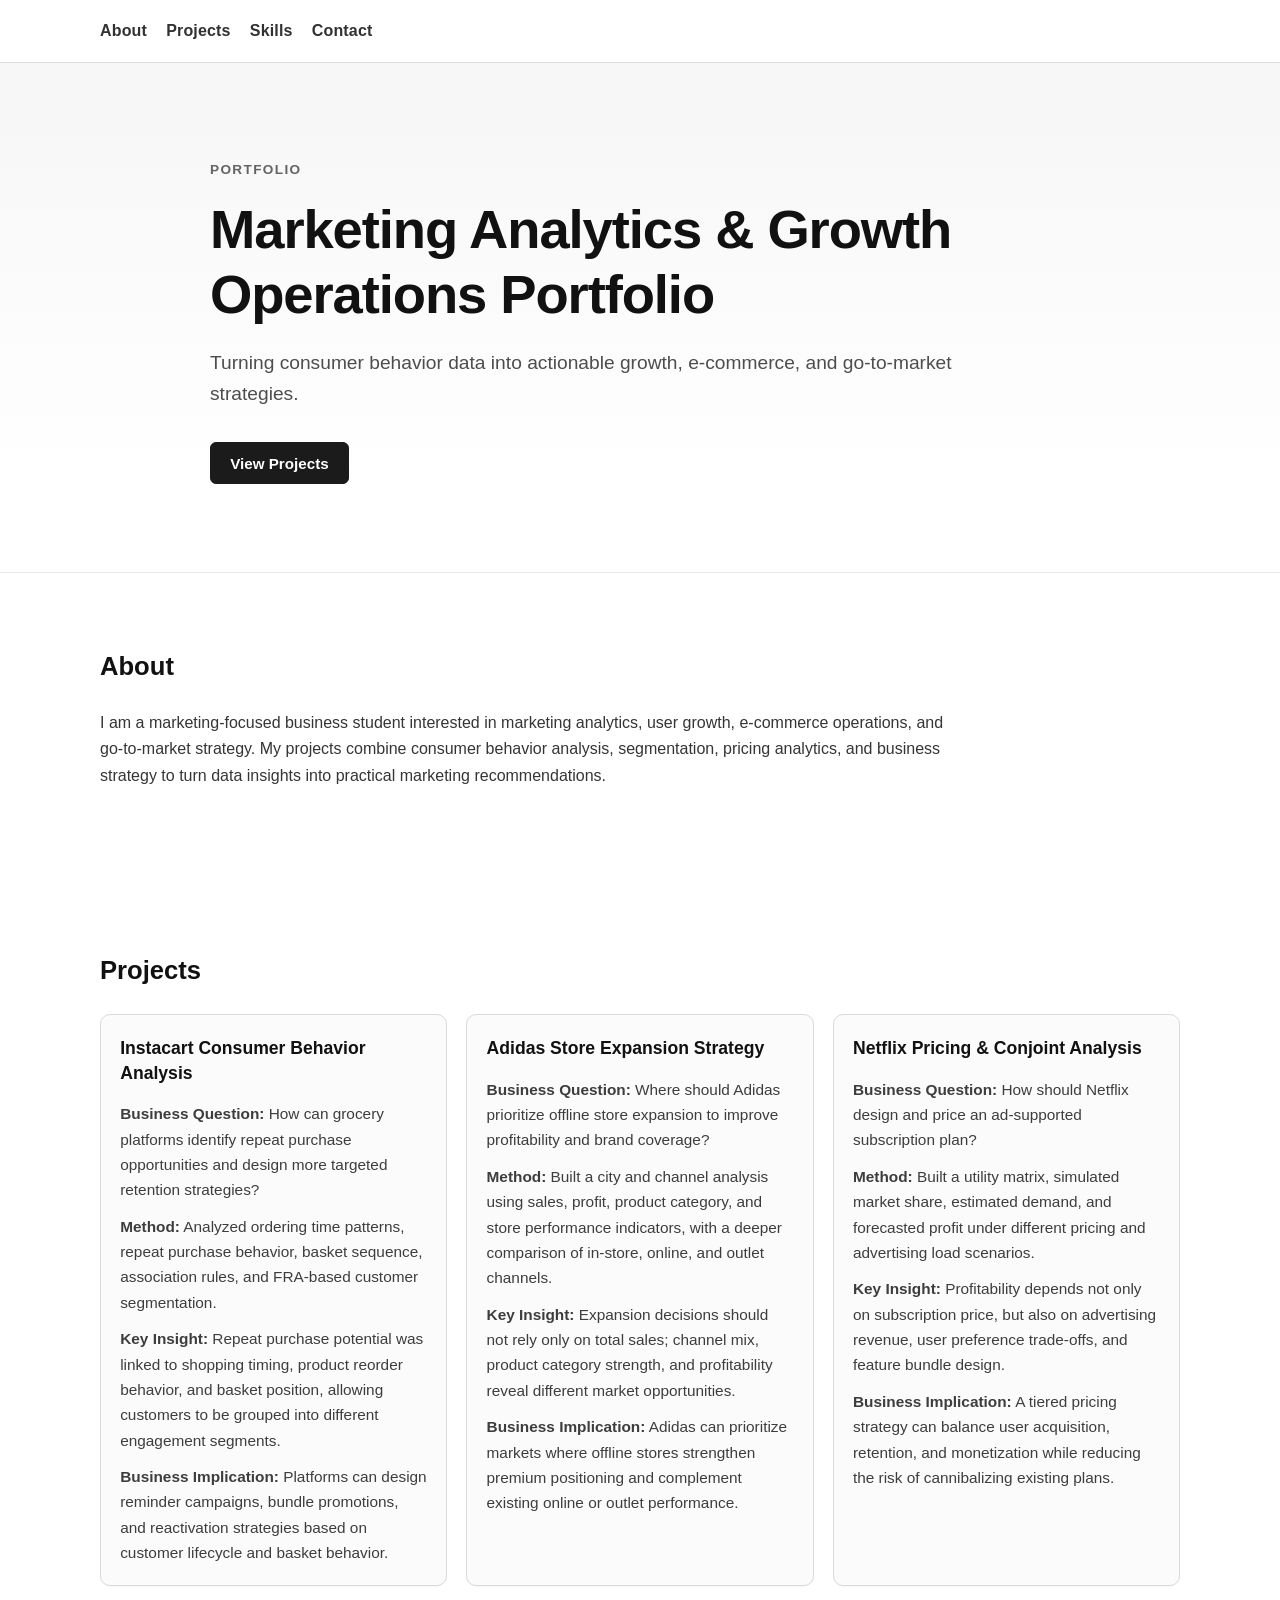
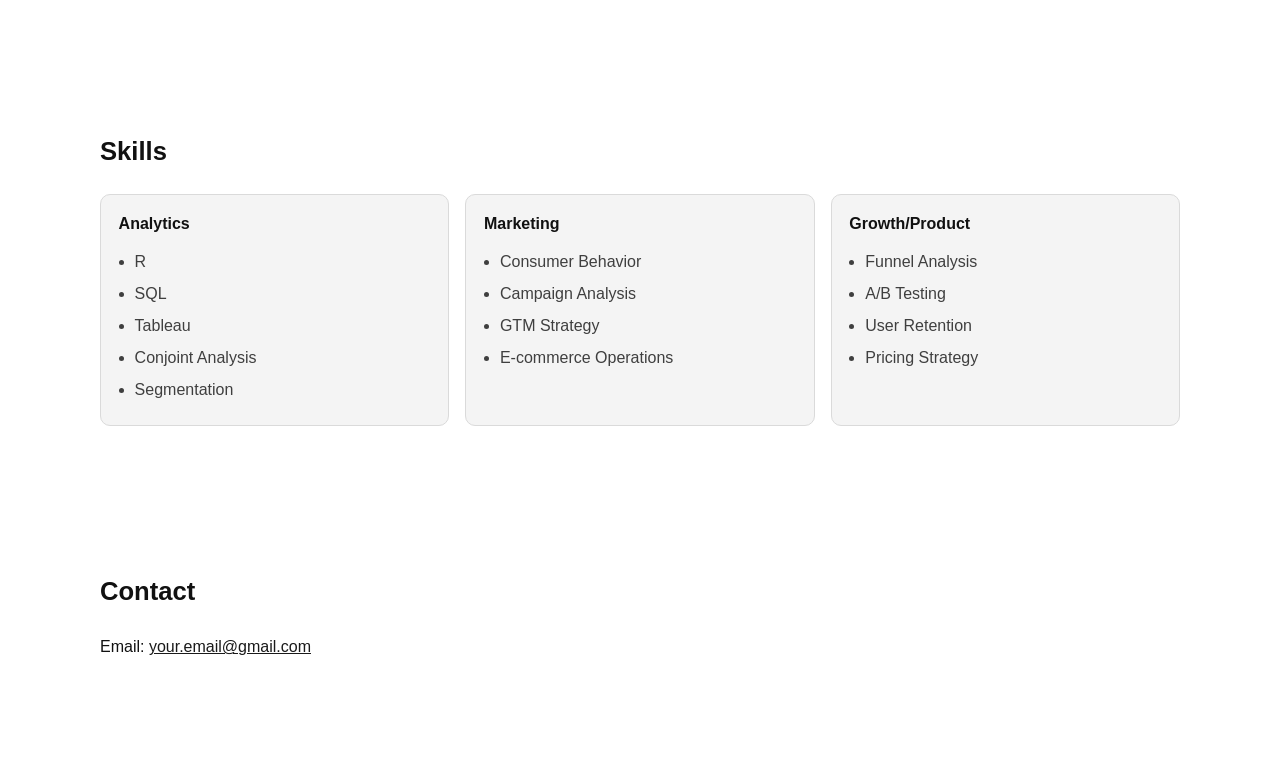
<file: index.html>
<!DOCTYPE html>
<html lang="en">
  <head>
    <meta charset="UTF-8" />
    <meta name="viewport" content="width=device-width, initial-scale=1.0" />
    <title>Jessie's Marketing Portfolio</title>
    <link rel="stylesheet" href="style.css" />
  </head>
  <body>
    <header class="site-header">
      <nav class="nav container" aria-label="Main navigation">
        <a href="#about">About</a>
        <a href="#projects">Projects</a>
        <a href="#skills">Skills</a>
        <a href="#contact">Contact</a>
      </nav>
    </header>

    <main>
      <section class="hero section-surface">
        <div class="container hero-content">
          <p class="hero-eyebrow">Portfolio</p>
          <h1>Marketing Analytics &amp; Growth Operations Portfolio</h1>
          <p class="hero-subtitle">
            Turning consumer behavior data into actionable growth, e-commerce,
            and go-to-market strategies.
          </p>
          <button id="viewProjectsBtn" type="button">View Projects</button>
        </div>
      </section>

      <section id="about" class="section container">
        <h2>About</h2>
        <p>
          I am a marketing-focused business student interested in marketing
          analytics, user growth, e-commerce operations, and go-to-market
          strategy. My projects combine consumer behavior analysis,
          segmentation, pricing analytics, and business strategy to turn data
          insights into practical marketing recommendations.
        </p>
      </section>

      <section id="projects" class="section container">
        <h2>Projects</h2>
        <div class="cards">
          <a class="card card-link" href="instacart.html" aria-label="View Instacart project details">
            <article>
              <h3>Instacart Consumer Behavior Analysis</h3>
              <p>
                <strong>Business Question:</strong> How can grocery platforms
                identify repeat purchase opportunities and design more targeted
                retention strategies?
              </p>
              <p>
                <strong>Method:</strong> Analyzed ordering time patterns, repeat
                purchase behavior, basket sequence, association rules, and
                FRA-based customer segmentation.
              </p>
              <p>
                <strong>Key Insight:</strong> Repeat purchase potential was linked
                to shopping timing, product reorder behavior, and basket
                position, allowing customers to be grouped into different
                engagement segments.
              </p>
              <p>
                <strong>Business Implication:</strong> Platforms can design
                reminder campaigns, bundle promotions, and reactivation
                strategies based on customer lifecycle and basket behavior.
              </p>
            </article>
          </a>

          <a class="card card-link" href="adidas.html" aria-label="View Adidas project details">
            <article>
              <h3>Adidas Store Expansion Strategy</h3>
              <p>
                <strong>Business Question:</strong> Where should Adidas prioritize
                offline store expansion to improve profitability and brand
                coverage?
              </p>
              <p>
                <strong>Method:</strong> Built a city and channel analysis using
                sales, profit, product category, and store performance
                indicators, with a deeper comparison of in-store, online, and
                outlet channels.
              </p>
              <p>
                <strong>Key Insight:</strong> Expansion decisions should not rely
                only on total sales; channel mix, product category strength, and
                profitability reveal different market opportunities.
              </p>
              <p>
                <strong>Business Implication:</strong> Adidas can prioritize
                markets where offline stores strengthen premium positioning and
                complement existing online or outlet performance.
              </p>
            </article>
          </a>

          <a class="card card-link" href="netflix.html" aria-label="View Netflix project details">
            <article>
              <h3>Netflix Pricing &amp; Conjoint Analysis</h3>
              <p>
                <strong>Business Question:</strong> How should Netflix design and
                price an ad-supported subscription plan?
              </p>
              <p>
                <strong>Method:</strong> Built a utility matrix, simulated market
                share, estimated demand, and forecasted profit under different
                pricing and advertising load scenarios.
              </p>
              <p>
                <strong>Key Insight:</strong> Profitability depends not only on
                subscription price, but also on advertising revenue, user
                preference trade-offs, and feature bundle design.
              </p>
              <p>
                <strong>Business Implication:</strong> A tiered pricing strategy
                can balance user acquisition, retention, and monetization while
                reducing the risk of cannibalizing existing plans.
              </p>
            </article>
          </a>
        </div>
      </section>

      <section id="skills" class="section container">
        <h2>Skills</h2>
        <div class="skills-grid">
          <article class="skill-group">
            <h3>Analytics</h3>
            <ul>
              <li>R</li>
              <li>SQL</li>
              <li>Tableau</li>
              <li>Conjoint Analysis</li>
              <li>Segmentation</li>
            </ul>
          </article>

          <article class="skill-group">
            <h3>Marketing</h3>
            <ul>
              <li>Consumer Behavior</li>
              <li>Campaign Analysis</li>
              <li>GTM Strategy</li>
              <li>E-commerce Operations</li>
            </ul>
          </article>

          <article class="skill-group">
            <h3>Growth/Product</h3>
            <ul>
              <li>Funnel Analysis</li>
              <li>A/B Testing</li>
              <li>User Retention</li>
              <li>Pricing Strategy</li>
            </ul>
          </article>
        </div>
      </section>

      <section id="contact" class="section container">
        <h2>Contact</h2>
        <p>Email: <a href="mailto:your.email@gmail.com">your.email@gmail.com</a></p>
      </section>
    </main>

    <script src="script.js"></script>
  </body>
</html>
</file>
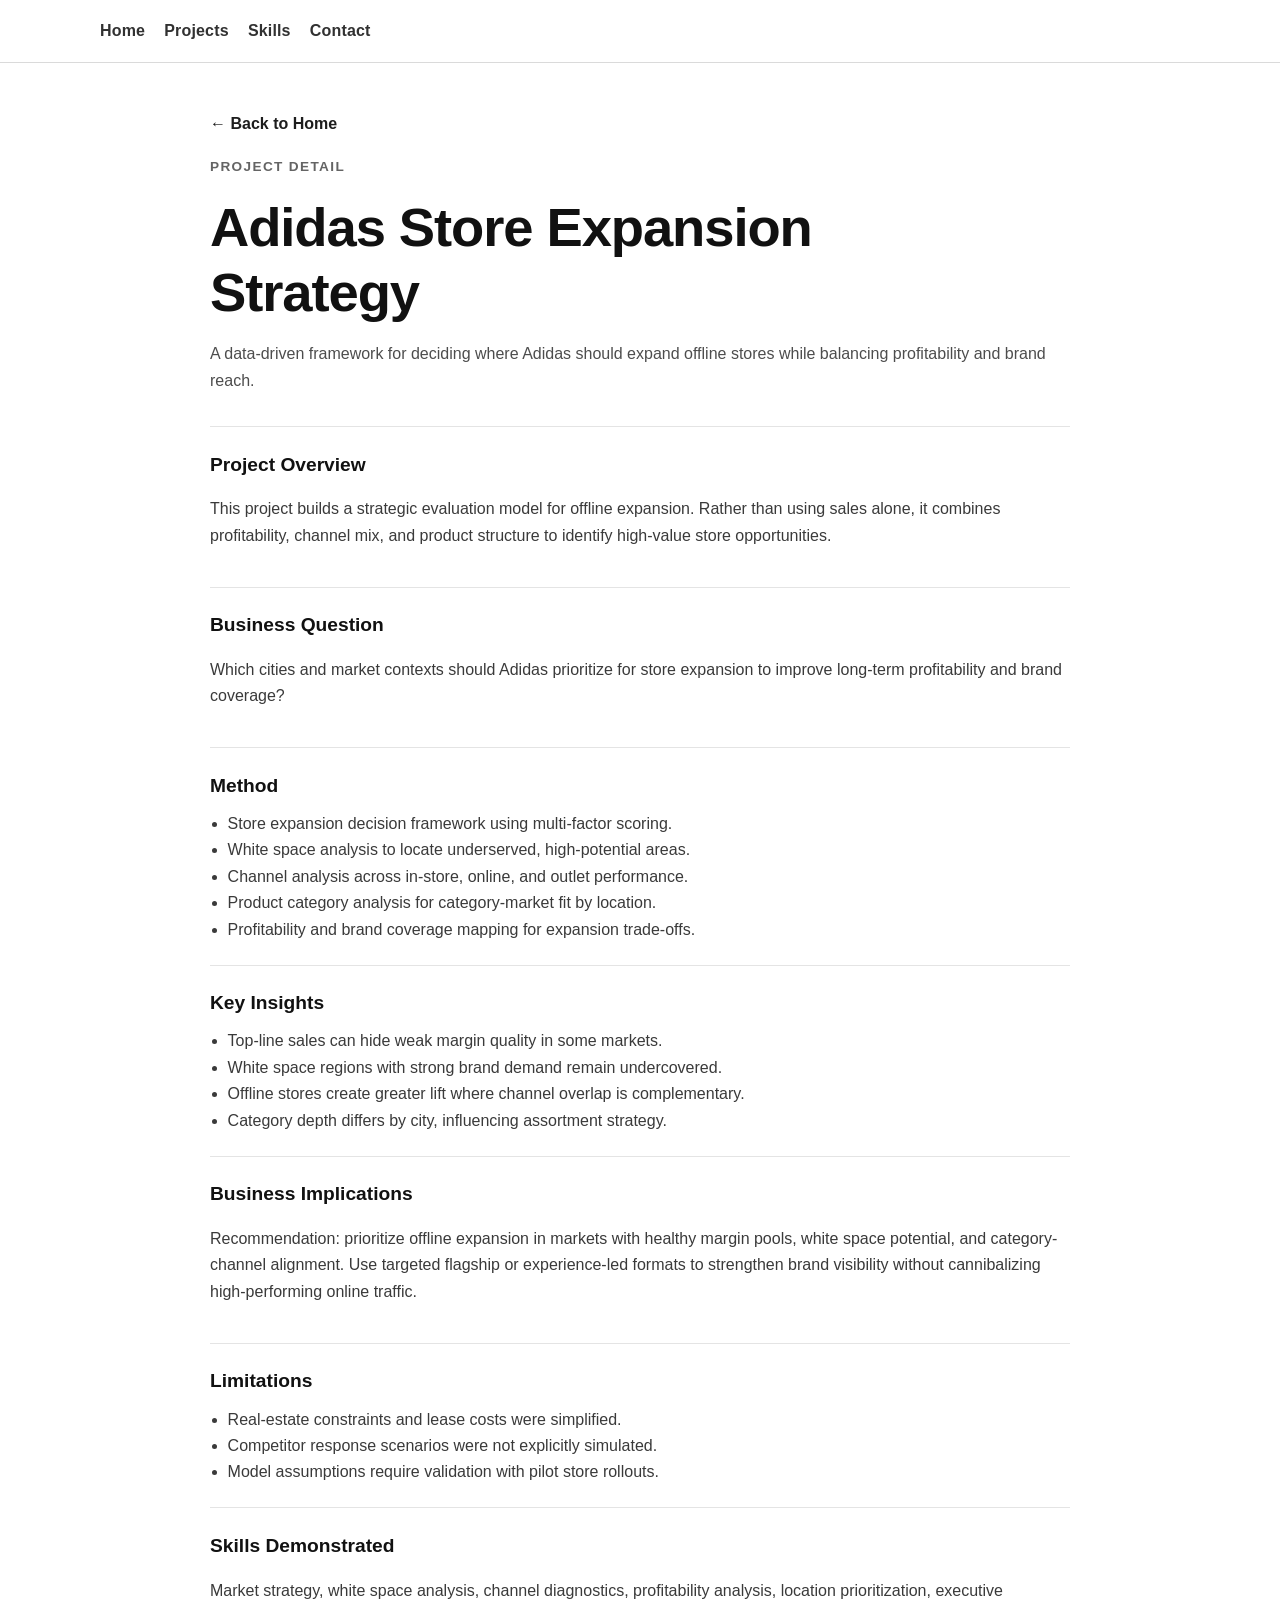
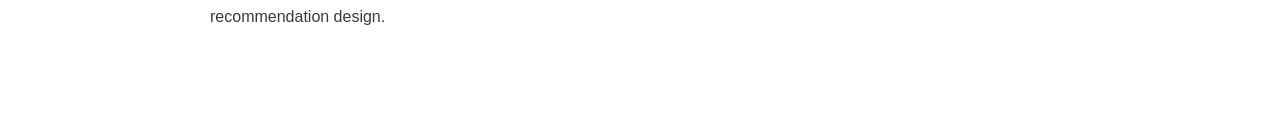
<file: adidas.html>
<!DOCTYPE html>
<html lang="en">
  <head>
    <meta charset="UTF-8" />
    <meta name="viewport" content="width=device-width, initial-scale=1.0" />
    <title>Adidas Project | Jessie's Portfolio</title>
    <link rel="stylesheet" href="style.css" />
  </head>
  <body>
    <header class="site-header">
      <nav class="nav container" aria-label="Project navigation">
        <a href="index.html">Home</a>
        <a href="index.html#projects">Projects</a>
        <a href="index.html#skills">Skills</a>
        <a href="index.html#contact">Contact</a>
      </nav>
    </header>

    <main class="project-page container section">
      <a class="back-link" href="index.html#projects">← Back to Home</a>
      <p class="hero-eyebrow">Project Detail</p>
      <h1>Adidas Store Expansion Strategy</h1>
      <p class="project-lead">
        A data-driven framework for deciding where Adidas should expand offline
        stores while balancing profitability and brand reach.
      </p>

      <section class="project-block">
        <h2>Project Overview</h2>
        <p>
          This project builds a strategic evaluation model for offline expansion.
          Rather than using sales alone, it combines profitability, channel mix,
          and product structure to identify high-value store opportunities.
        </p>
      </section>

      <section class="project-block">
        <h2>Business Question</h2>
        <p>
          Which cities and market contexts should Adidas prioritize for store
          expansion to improve long-term profitability and brand coverage?
        </p>
      </section>

      <section class="project-block">
        <h2>Method</h2>
        <ul>
          <li>Store expansion decision framework using multi-factor scoring.</li>
          <li>White space analysis to locate underserved, high-potential areas.</li>
          <li>Channel analysis across in-store, online, and outlet performance.</li>
          <li>Product category analysis for category-market fit by location.</li>
          <li>Profitability and brand coverage mapping for expansion trade-offs.</li>
        </ul>
      </section>

      <section class="project-block">
        <h2>Key Insights</h2>
        <ul>
          <li>Top-line sales can hide weak margin quality in some markets.</li>
          <li>White space regions with strong brand demand remain undercovered.</li>
          <li>Offline stores create greater lift where channel overlap is complementary.</li>
          <li>Category depth differs by city, influencing assortment strategy.</li>
        </ul>
      </section>

      <section class="project-block">
        <h2>Business Implications</h2>
        <p>
          Recommendation: prioritize offline expansion in markets with healthy
          margin pools, white space potential, and category-channel alignment.
          Use targeted flagship or experience-led formats to strengthen brand
          visibility without cannibalizing high-performing online traffic.
        </p>
      </section>

      <section class="project-block">
        <h2>Limitations</h2>
        <ul>
          <li>Real-estate constraints and lease costs were simplified.</li>
          <li>Competitor response scenarios were not explicitly simulated.</li>
          <li>Model assumptions require validation with pilot store rollouts.</li>
        </ul>
      </section>

      <section class="project-block">
        <h2>Skills Demonstrated</h2>
        <p>
          Market strategy, white space analysis, channel diagnostics, profitability
          analysis, location prioritization, executive recommendation design.
        </p>
      </section>
    </main>
  </body>
</html>
</file>
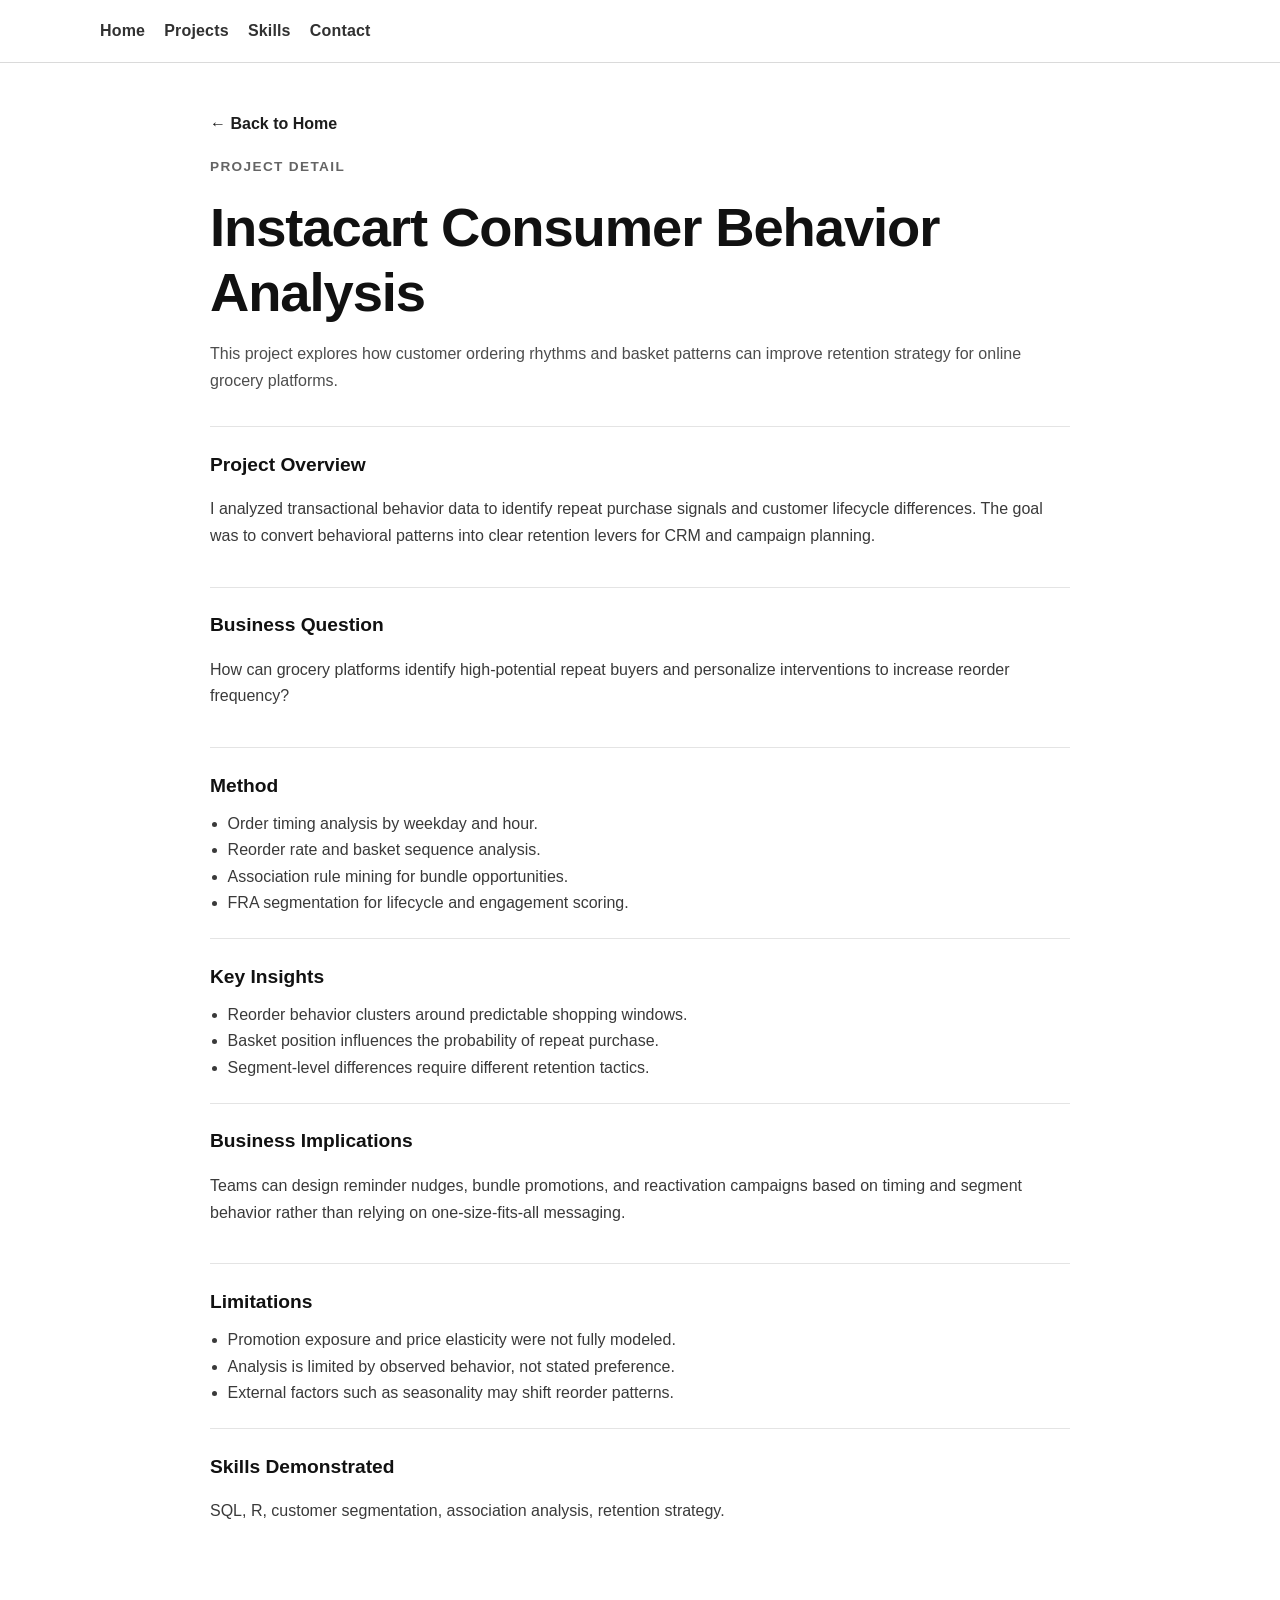
<file: instacart.html>
<!DOCTYPE html>
<html lang="en">
  <head>
    <meta charset="UTF-8" />
    <meta name="viewport" content="width=device-width, initial-scale=1.0" />
    <title>Instacart Project | Jessie's Portfolio</title>
    <link rel="stylesheet" href="style.css" />
  </head>
  <body>
    <header class="site-header">
      <nav class="nav container" aria-label="Project navigation">
        <a href="index.html">Home</a>
        <a href="index.html#projects">Projects</a>
        <a href="index.html#skills">Skills</a>
        <a href="index.html#contact">Contact</a>
      </nav>
    </header>

    <main class="project-page container section">
      <a class="back-link" href="index.html#projects">← Back to Home</a>
      <p class="hero-eyebrow">Project Detail</p>
      <h1>Instacart Consumer Behavior Analysis</h1>
      <p class="project-lead">
        This project explores how customer ordering rhythms and basket patterns
        can improve retention strategy for online grocery platforms.
      </p>

      <section class="project-block">
        <h2>Project Overview</h2>
        <p>
          I analyzed transactional behavior data to identify repeat purchase
          signals and customer lifecycle differences. The goal was to convert
          behavioral patterns into clear retention levers for CRM and campaign
          planning.
        </p>
      </section>

      <section class="project-block">
        <h2>Business Question</h2>
        <p>
          How can grocery platforms identify high-potential repeat buyers and
          personalize interventions to increase reorder frequency?
        </p>
      </section>

      <section class="project-block">
        <h2>Method</h2>
        <ul>
          <li>Order timing analysis by weekday and hour.</li>
          <li>Reorder rate and basket sequence analysis.</li>
          <li>Association rule mining for bundle opportunities.</li>
          <li>FRA segmentation for lifecycle and engagement scoring.</li>
        </ul>
      </section>

      <section class="project-block">
        <h2>Key Insights</h2>
        <ul>
          <li>Reorder behavior clusters around predictable shopping windows.</li>
          <li>Basket position influences the probability of repeat purchase.</li>
          <li>Segment-level differences require different retention tactics.</li>
        </ul>
      </section>

      <section class="project-block">
        <h2>Business Implications</h2>
        <p>
          Teams can design reminder nudges, bundle promotions, and reactivation
          campaigns based on timing and segment behavior rather than relying on
          one-size-fits-all messaging.
        </p>
      </section>

      <section class="project-block">
        <h2>Limitations</h2>
        <ul>
          <li>Promotion exposure and price elasticity were not fully modeled.</li>
          <li>Analysis is limited by observed behavior, not stated preference.</li>
          <li>External factors such as seasonality may shift reorder patterns.</li>
        </ul>
      </section>

      <section class="project-block">
        <h2>Skills Demonstrated</h2>
        <p>SQL, R, customer segmentation, association analysis, retention strategy.</p>
      </section>
    </main>
  </body>
</html>
</file>
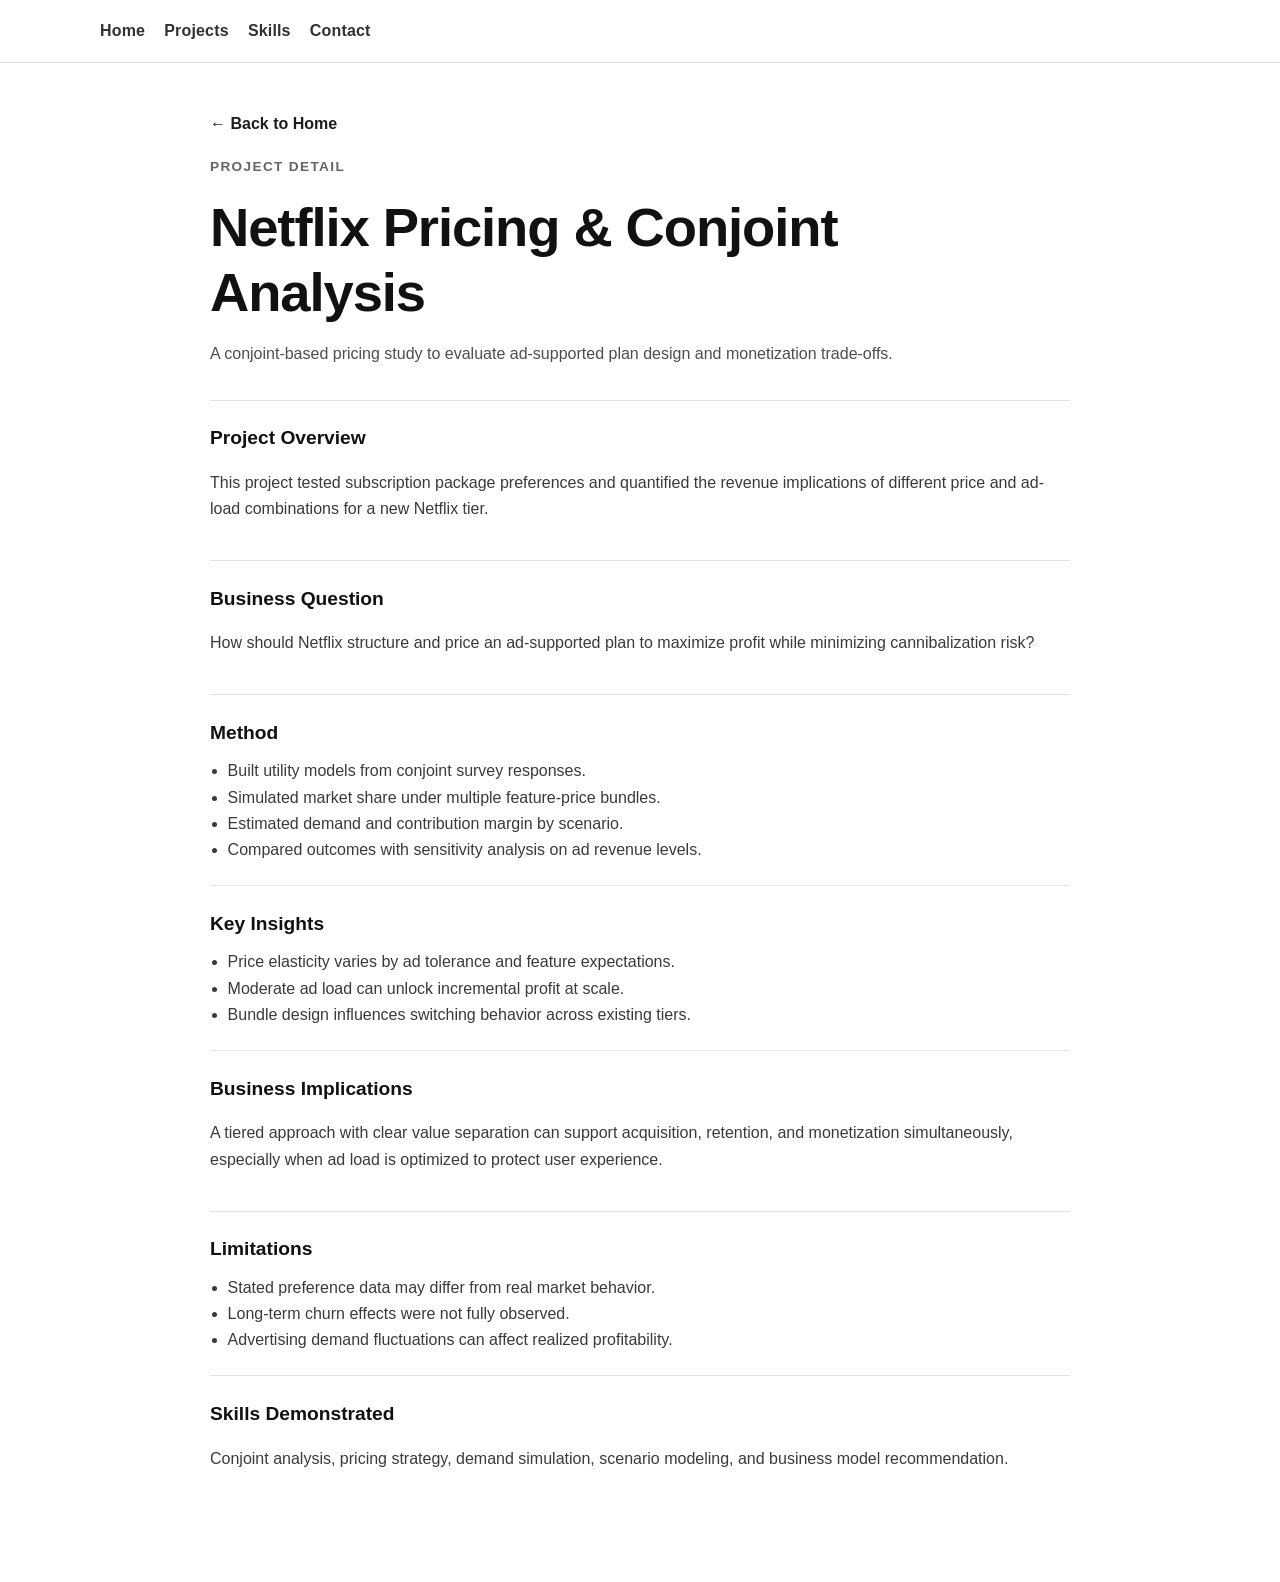
<file: netflix.html>
<!DOCTYPE html>
<html lang="en">
  <head>
    <meta charset="UTF-8" />
    <meta name="viewport" content="width=device-width, initial-scale=1.0" />
    <title>Netflix Project | Jessie's Portfolio</title>
    <link rel="stylesheet" href="style.css" />
  </head>
  <body>
    <header class="site-header">
      <nav class="nav container" aria-label="Project navigation">
        <a href="index.html">Home</a>
        <a href="index.html#projects">Projects</a>
        <a href="index.html#skills">Skills</a>
        <a href="index.html#contact">Contact</a>
      </nav>
    </header>

    <main class="project-page container section">
      <a class="back-link" href="index.html#projects">← Back to Home</a>
      <p class="hero-eyebrow">Project Detail</p>
      <h1>Netflix Pricing &amp; Conjoint Analysis</h1>
      <p class="project-lead">
        A conjoint-based pricing study to evaluate ad-supported plan design and
        monetization trade-offs.
      </p>

      <section class="project-block">
        <h2>Project Overview</h2>
        <p>
          This project tested subscription package preferences and quantified the
          revenue implications of different price and ad-load combinations for a
          new Netflix tier.
        </p>
      </section>

      <section class="project-block">
        <h2>Business Question</h2>
        <p>
          How should Netflix structure and price an ad-supported plan to maximize
          profit while minimizing cannibalization risk?
        </p>
      </section>

      <section class="project-block">
        <h2>Method</h2>
        <ul>
          <li>Built utility models from conjoint survey responses.</li>
          <li>Simulated market share under multiple feature-price bundles.</li>
          <li>Estimated demand and contribution margin by scenario.</li>
          <li>Compared outcomes with sensitivity analysis on ad revenue levels.</li>
        </ul>
      </section>

      <section class="project-block">
        <h2>Key Insights</h2>
        <ul>
          <li>Price elasticity varies by ad tolerance and feature expectations.</li>
          <li>Moderate ad load can unlock incremental profit at scale.</li>
          <li>Bundle design influences switching behavior across existing tiers.</li>
        </ul>
      </section>

      <section class="project-block">
        <h2>Business Implications</h2>
        <p>
          A tiered approach with clear value separation can support acquisition,
          retention, and monetization simultaneously, especially when ad load is
          optimized to protect user experience.
        </p>
      </section>

      <section class="project-block">
        <h2>Limitations</h2>
        <ul>
          <li>Stated preference data may differ from real market behavior.</li>
          <li>Long-term churn effects were not fully observed.</li>
          <li>Advertising demand fluctuations can affect realized profitability.</li>
        </ul>
      </section>

      <section class="project-block">
        <h2>Skills Demonstrated</h2>
        <p>
          Conjoint analysis, pricing strategy, demand simulation, scenario
          modeling, and business model recommendation.
        </p>
      </section>
    </main>
  </body>
</html>
</file>
<file: style.css>
* {
  box-sizing: border-box;
}

:root {
  --text-primary: #111;
  --text-secondary: #4d4d4d;
  --line: #dadada;
  --surface: #f4f4f4;
  --surface-alt: #fbfbfb;
}

html {
  scroll-behavior: smooth;
}

body {
  margin: 0;
  font-family: 'Inter', 'Segoe UI', Roboto, Arial, sans-serif;
  line-height: 1.65;
  color: var(--text-primary);
  background-color: #fff;
}

.container {
  width: min(1080px, 92%);
  margin: 0 auto;
}

.site-header {
  border-bottom: 1px solid var(--line);
  background-color: rgba(255, 255, 255, 0.96);
  position: sticky;
  top: 0;
  z-index: 10;
  backdrop-filter: blur(4px);
}

.nav {
  display: flex;
  gap: 1.2rem;
  padding: 1.1rem 0;
  flex-wrap: wrap;
}

.nav a {
  text-decoration: none;
  color: #313131;
  font-weight: 600;
  letter-spacing: 0.01em;
}

.nav a:hover {
  color: #000;
}

.section {
  padding: 4.5rem 0;
}

.section h2 {
  margin: 0 0 1.4rem;
  font-size: clamp(1.4rem, 2vw, 1.9rem);
}

.section-surface {
  background: linear-gradient(180deg, #f6f6f6 0%, #ffffff 82%);
  border-bottom: 1px solid #e7e7e7;
}

.hero {
  padding: 6rem 0 5.5rem;
}

.hero-content {
  max-width: 860px;
}

.hero-eyebrow {
  margin: 0 0 1rem;
  font-size: 0.85rem;
  text-transform: uppercase;
  letter-spacing: 0.1em;
  color: #646464;
  font-weight: 700;
}

.hero h1,
.project-page h1 {
  margin: 0;
  font-size: clamp(2rem, 5vw, 3.4rem);
  line-height: 1.2;
  letter-spacing: -0.02em;
  max-width: 820px;
}

.hero-subtitle {
  margin: 1.2rem 0 2rem;
  max-width: 760px;
  color: var(--text-secondary);
  font-size: clamp(1rem, 2vw, 1.2rem);
}

button {
  border: 1px solid #1b1b1b;
  background-color: #1b1b1b;
  color: #fff;
  padding: 0.72rem 1.2rem;
  cursor: pointer;
  border-radius: 6px;
  font-size: 0.95rem;
  font-weight: 600;
}

button:hover {
  background-color: #000;
}

#about p {
  max-width: 860px;
  color: #353535;
}

.cards {
  display: grid;
  grid-template-columns: repeat(3, minmax(0, 1fr));
  gap: 1.2rem;
}

.card {
  border: 1px solid var(--line);
  border-radius: 10px;
  padding: 1.2rem;
  background-color: var(--surface-alt);
  display: flex;
  flex-direction: column;
  gap: 0.7rem;
  box-shadow: 0 1px 0 rgba(0, 0, 0, 0.03);
}

.card-link {
  text-decoration: none;
  color: inherit;
  transition: transform 0.18s ease, box-shadow 0.18s ease, border-color 0.18s ease;
}

.card-link:hover,
.card-link:focus-visible {
  transform: translateY(-3px);
  border-color: #bcbcbc;
  box-shadow: 0 8px 18px rgba(0, 0, 0, 0.05);
}

.card-link article {
  display: flex;
  flex-direction: column;
  gap: 0.7rem;
}

.card h3 {
  margin: 0.15rem 0 0.3rem;
  font-size: 1.1rem;
  line-height: 1.4;
}

.card p {
  margin: 0;
  color: #3d3d3d;
  font-size: 0.96rem;
}

.skills-grid {
  display: grid;
  grid-template-columns: repeat(3, minmax(0, 1fr));
  gap: 1rem;
}

.skill-group {
  border: 1px solid var(--line);
  background-color: var(--surface);
  border-radius: 10px;
  padding: 1rem 1.1rem;
}

.skill-group h3 {
  margin: 0 0 0.7rem;
  font-size: 1rem;
}

.skill-group ul {
  margin: 0;
  padding-left: 1rem;
  color: #3f3f3f;
}

.skill-group li {
  margin-bottom: 0.35rem;
}

.project-page {
  padding-top: 3rem;
  max-width: 860px;
}

.project-lead {
  margin: 1rem 0 2rem;
  color: var(--text-secondary);
}

.back-link {
  display: inline-block;
  margin-bottom: 1.2rem;
  color: #1d1d1d;
  text-decoration: none;
  font-weight: 600;
}

.back-link:hover {
  text-decoration: underline;
}

.project-block {
  border-top: 1px solid #e4e4e4;
  padding: 1.35rem 0;
}

.project-block h2 {
  margin-bottom: 0.6rem;
  font-size: 1.2rem;
}

.project-block p,
.project-block li {
  color: #3a3a3a;
}

.project-block ul {
  margin: 0;
  padding-left: 1.1rem;
}

#contact {
  padding-bottom: 5rem;
}

#contact a {
  color: #1a1a1a;
}

@media (max-width: 980px) {
  .cards,
  .skills-grid {
    grid-template-columns: repeat(2, minmax(0, 1fr));
  }

  .hero {
    padding-top: 5rem;
  }
}

@media (max-width: 680px) {
  .section {
    padding: 3.4rem 0;
  }

  .hero {
    padding: 4.2rem 0 3.8rem;
  }

  .cards,
  .skills-grid {
    grid-template-columns: 1fr;
  }

  .nav {
    gap: 0.85rem;
    padding: 0.9rem 0;
  }

  .project-page {
    padding-top: 2rem;
  }
}
</file>
